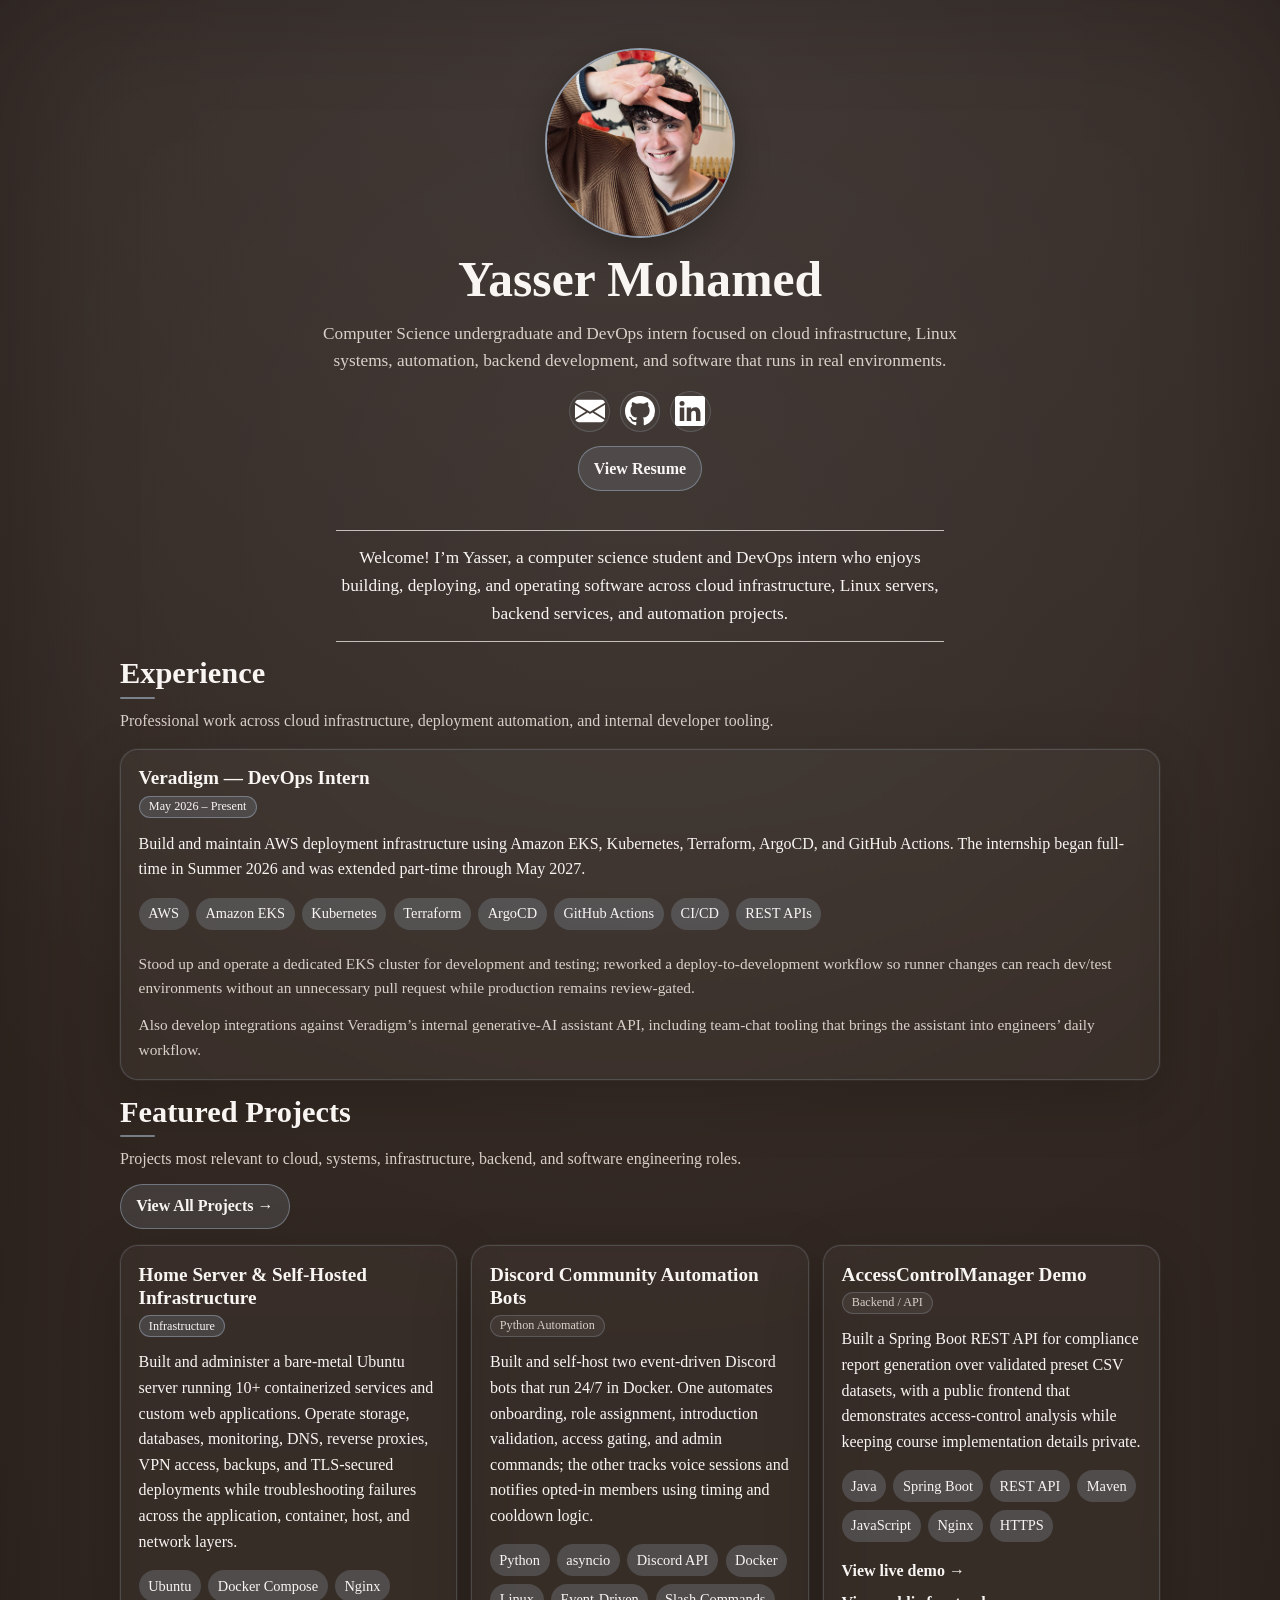
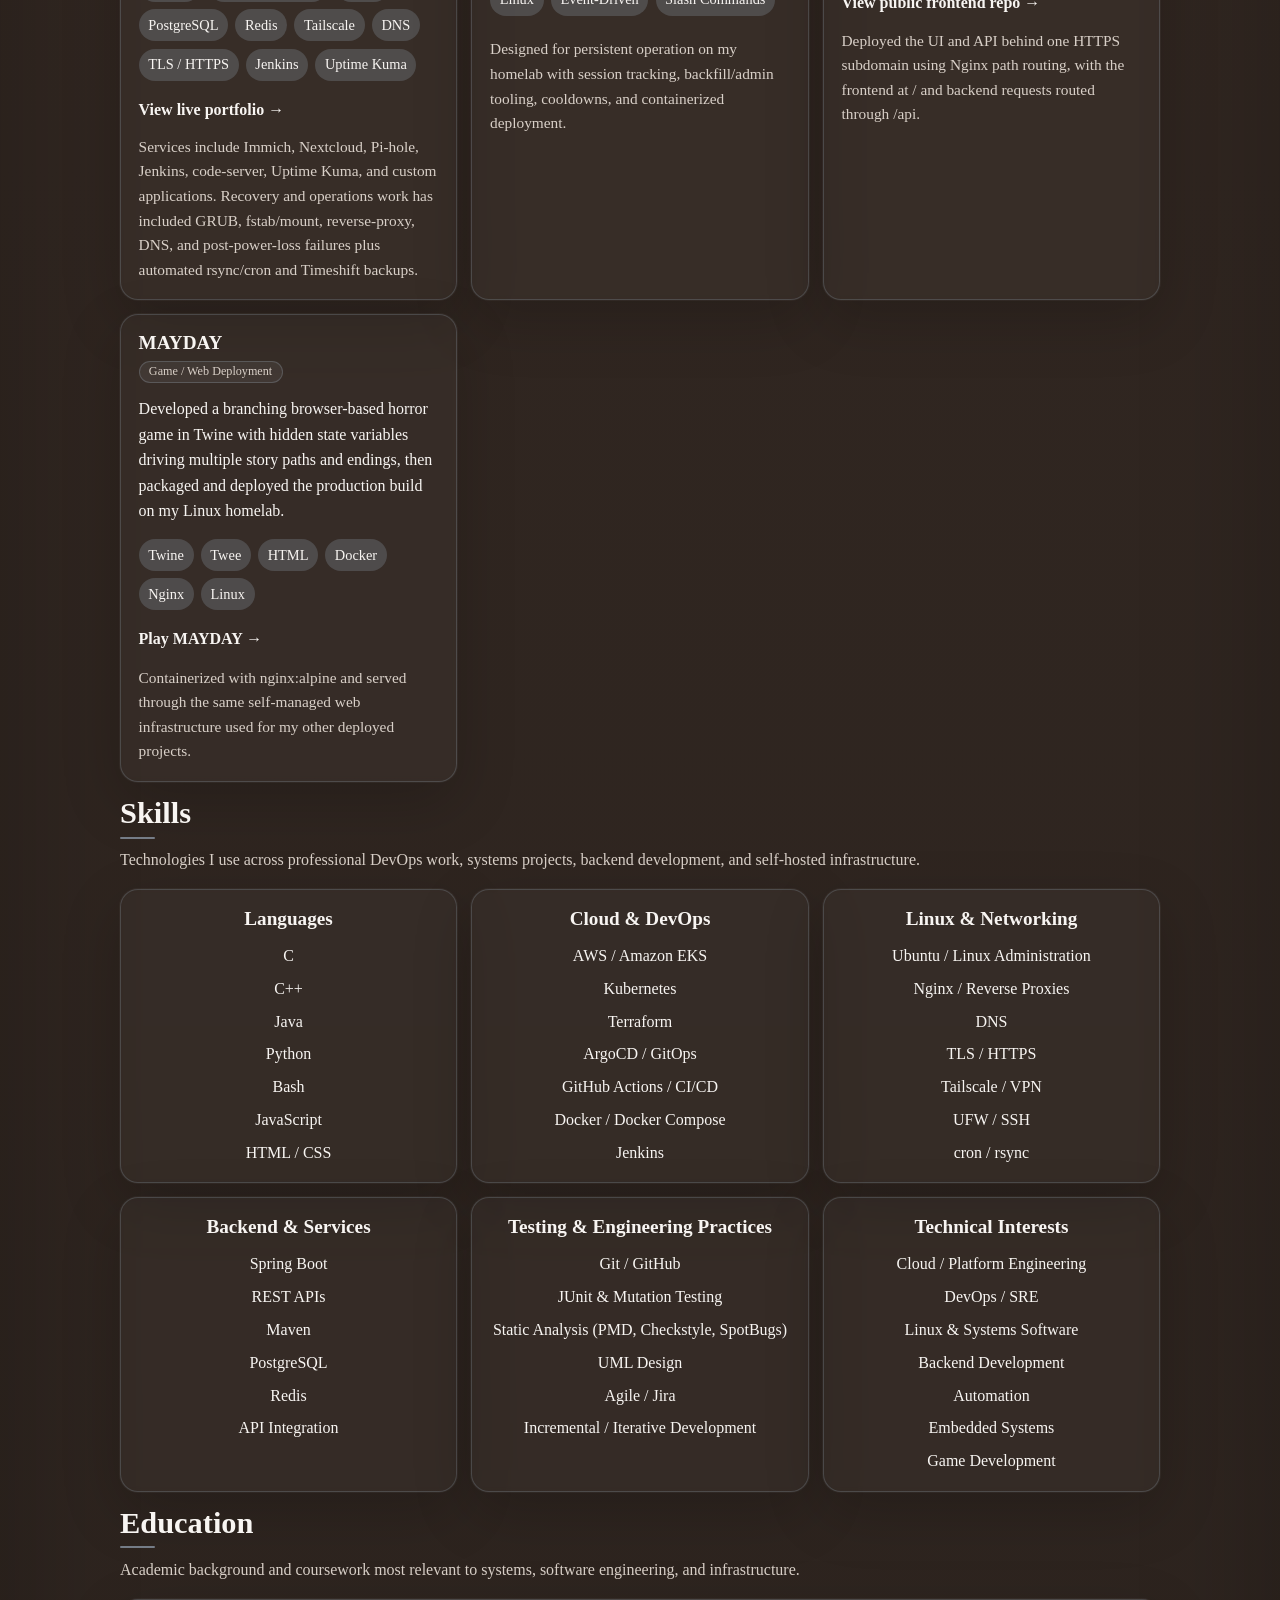
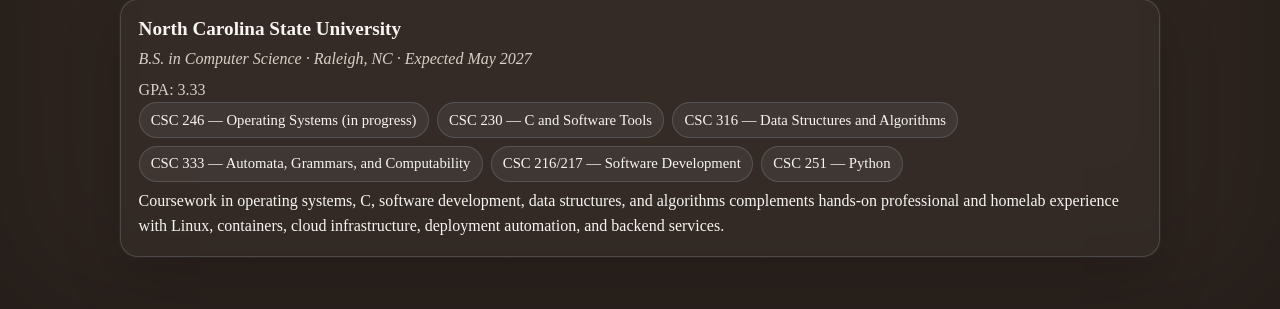
<file: index.html>
<!DOCTYPE html>
<html lang="en">
  <head>
    <meta charset="UTF-8" />
    <meta name="viewport" content="width=device-width, initial-scale=1.0" />
    <title>Yasser Mohamed | Portfolio</title>
    <link rel="stylesheet" href="css/styles.css" />

    <style>
      .hero__actions {
        display: flex;
        justify-content: center;
        margin-top: 0.9rem;
      }

      .portfolio-cta {
        display: inline-flex;
        align-items: center;
        justify-content: center;
        width: fit-content;
        padding: 0.55rem 0.95rem;
        border: 1px solid rgba(189, 213, 239, 0.38);
        border-radius: 999px;
        background: rgba(189, 213, 239, 0.12);
        color: var(--text);
        font-weight: 600;
        transition:
          transform 0.16s ease,
          border-color 0.16s ease,
          background 0.16s ease;
      }

      .portfolio-cta:hover {
        transform: translateY(-1px);
        border-color: rgba(189, 213, 239, 0.62);
        background: rgba(189, 213, 239, 0.18);
        color: var(--text);
      }

      .section-link--cta {
        margin-top: 0.75rem !important;
      }
    </style>
    <script src="js/script.js" defer></script>
  </head>
  <body>
    <div class="page-shell">
      <header class="hero">
        <div class="hero__content">
          <img
            class="hero__photo"
            src="assets/images/CoverPhoto.png"
            alt="Portrait of Yasser Mohamed"
            width="200"
            height="200"
          />
          <h1>Yasser Mohamed</h1>

          <p class="hero__tagline">
            Computer Science undergraduate and DevOps intern focused on cloud
            infrastructure, Linux systems, automation, backend development, and
            software that runs in real environments.
          </p>
          <div class="icons" aria-label="Social links">
            <a href="mailto:fxassermohamed@gmail.com" aria-label="Email">
              <img
                src="assets/icons/envelope-fill.svg"
                alt=""
                width="30"
                height="30"
              />
            </a>
            <a
              href="https://github.com/fxasser"
              aria-label="GitHub"
              target="_blank"
              rel="noopener noreferrer"
            >
              <img
                src="assets/icons/github.svg"
                alt=""
                width="30"
                height="30"
              />
            </a>
            <a
              href="https://www.linkedin.com/in/fxasser/"
              aria-label="LinkedIn"
              target="_blank"
              rel="noopener noreferrer"
            >
              <img
                src="assets/icons/linkedin.svg"
                alt=""
                width="30"
                height="30"
              />
            </a>
          </div>
          <div class="hero__actions">
            <a
              class="portfolio-cta"
              href="assets/Yasser-Mohamed-Resume.pdf"
              target="_blank"
              rel="noopener noreferrer"
            >
              View Resume
            </a>
          </div>
        </div>
      </header>

      <main class="main-content">
        <section class="section intro">
          <div class="section__inner narrow">
            <hr class="section-rule" />
            <p class="intro-text">
              Welcome! I’m Yasser, a computer science student and DevOps intern
              who enjoys building, deploying, and operating software across
              cloud infrastructure, Linux servers, backend services, and
              automation projects.
            </p>
            <hr class="section-rule" />
          </div>
        </section>

        <section class="section">
          <div class="section__inner">
            <div class="section-heading">
              <h2>Experience</h2>
              <p>
                Professional work across cloud infrastructure, deployment
                automation, and internal developer tooling.
              </p>
            </div>

            <div class="card-grid">
              <article class="card project-card">
                <div class="card__top">
                  <h3>Veradigm — DevOps Intern</h3>
                  <span class="badge badge--featured">May 2026 – Present</span>
                </div>
                <p>
                  Build and maintain AWS deployment infrastructure using Amazon
                  EKS, Kubernetes, Terraform, ArgoCD, and GitHub Actions. The
                  internship began full-time in Summer 2026 and was extended
                  part-time through May 2027.
                </p>
                <ul class="tag-list" aria-label="Internship technologies">
                  <li>AWS</li>
                  <li>Amazon EKS</li>
                  <li>Kubernetes</li>
                  <li>Terraform</li>
                  <li>ArgoCD</li>
                  <li>GitHub Actions</li>
                  <li>CI/CD</li>
                  <li>REST APIs</li>
                </ul>
                <div class="card__links">
                  <p class="note">
                    Stood up and operate a dedicated EKS cluster for development
                    and testing; reworked a deploy-to-development workflow so
                    runner changes can reach dev/test environments without an
                    unnecessary pull request while production remains
                    review-gated.
                  </p>
                  <p class="note">
                    Also develop integrations against Veradigm’s internal
                    generative-AI assistant API, including team-chat tooling
                    that brings the assistant into engineers’ daily workflow.
                  </p>
                </div>
              </article>
            </div>
          </div>
        </section>

        <section class="section">
          <div class="section__inner">
            <div class="section-heading">
              <h2>Featured Projects</h2>
              <p>
                Projects most relevant to cloud, systems, infrastructure,
                backend, and software engineering roles.
              </p>
              <p class="section-link section-link--cta">
                <a class="portfolio-cta" href="projects.html">
                  View All Projects →
                </a>
              </p>
            </div>

            <div class="card-grid">
              <article class="card project-card">
                <div class="card__top">
                  <h3>Home Server &amp; Self-Hosted Infrastructure</h3>
                  <span class="badge badge--featured">Infrastructure</span>
                </div>
                <p>
                  Built and administer a bare-metal Ubuntu server running 10+
                  containerized services and custom web applications. Operate
                  storage, databases, monitoring, DNS, reverse proxies, VPN
                  access, backups, and TLS-secured deployments while
                  troubleshooting failures across the application, container,
                  host, and network layers.
                </p>
                <ul class="tag-list" aria-label="Project technologies">
                  <li>Ubuntu</li>
                  <li>Docker Compose</li>
                  <li>Nginx</li>
                  <li>PostgreSQL</li>
                  <li>Redis</li>
                  <li>Tailscale</li>
                  <li>DNS</li>
                  <li>TLS / HTTPS</li>
                  <li>Jenkins</li>
                  <li>Uptime Kuma</li>
                </ul>
                <div class="card__links">
                  <a
                    href="https://fxasser.com"
                    target="_blank"
                    rel="noopener noreferrer"
                  >
                    View live portfolio →
                  </a>
                  <p class="note">
                    Services include Immich, Nextcloud, Pi-hole, Jenkins,
                    code-server, Uptime Kuma, and custom applications. Recovery
                    and operations work has included GRUB, fstab/mount,
                    reverse-proxy, DNS, and post-power-loss failures plus
                    automated rsync/cron and Timeshift backups.
                  </p>
                </div>
              </article>

              <article class="card project-card">
                <div class="card__top">
                  <h3>Discord Community Automation Bots</h3>
                  <span class="badge">Python Automation</span>
                </div>
                <p>
                  Built and self-host two event-driven Discord bots that run
                  24/7 in Docker. One automates onboarding, role assignment,
                  introduction validation, access gating, and admin commands;
                  the other tracks voice sessions and notifies opted-in members
                  using timing and cooldown logic.
                </p>
                <ul class="tag-list" aria-label="Project technologies">
                  <li>Python</li>
                  <li>asyncio</li>
                  <li>Discord API</li>
                  <li>Docker</li>
                  <li>Linux</li>
                  <li>Event-Driven</li>
                  <li>Slash Commands</li>
                </ul>
                <div class="card__links">
                  <p class="note">
                    Designed for persistent operation on my homelab with
                    session tracking, backfill/admin tooling, cooldowns, and
                    containerized deployment.
                  </p>
                </div>
              </article>

              <article class="card project-card">
                <div class="card__top">
                  <h3>AccessControlManager Demo</h3>
                  <span class="badge">Backend / API</span>
                </div>
                <p>
                  Built a Spring Boot REST API for compliance report generation
                  over validated preset CSV datasets, with a public frontend
                  that demonstrates access-control analysis while keeping
                  course implementation details private.
                </p>
                <ul class="tag-list" aria-label="Project technologies">
                  <li>Java</li>
                  <li>Spring Boot</li>
                  <li>REST API</li>
                  <li>Maven</li>
                  <li>JavaScript</li>
                  <li>Nginx</li>
                  <li>HTTPS</li>
                </ul>
                <div class="card__links">
                  <a
                    href="https://accesscontrolmanager.fxasser.com/"
                    target="_blank"
                    rel="noopener noreferrer"
                  >
                    View live demo →
                  </a>
                  <a
                    href="https://github.com/fxasser/accesscontrolmanager-demo-frontend"
                    target="_blank"
                    rel="noopener noreferrer"
                  >
                    View public frontend repo →
                  </a>
                  <p class="note">
                    Deployed the UI and API behind one HTTPS subdomain using
                    Nginx path routing, with the frontend at / and backend
                    requests routed through /api.
                  </p>
                </div>
              </article>

              <article class="card project-card">
                <div class="card__top">
                  <h3>MAYDAY</h3>
                  <span class="badge">Game / Web Deployment</span>
                </div>
                <p>
                  Developed a branching browser-based horror game in Twine with
                  hidden state variables driving multiple story paths and
                  endings, then packaged and deployed the production build on
                  my Linux homelab.
                </p>
                <ul class="tag-list" aria-label="Project technologies">
                  <li>Twine</li>
                  <li>Twee</li>
                  <li>HTML</li>
                  <li>Docker</li>
                  <li>Nginx</li>
                  <li>Linux</li>
                </ul>
                <div class="card__links">
                  <a
                    href="https://mayday.fxasser.com"
                    target="_blank"
                    rel="noopener noreferrer"
                  >
                    Play MAYDAY →
                  </a>
                  <p class="note">
                    Containerized with nginx:alpine and served through the same
                    self-managed web infrastructure used for my other deployed
                    projects.
                  </p>
                </div>
              </article>
            </div>
          </div>
        </section>

        <section class="section">
          <div class="section__inner">
            <div class="section-heading">
              <h2>Skills</h2>
              <p>
                Technologies I use across professional DevOps work, systems
                projects, backend development, and self-hosted infrastructure.
              </p>
            </div>

            <div class="card-grid skills-grid">
              <article class="card skill-card">
                <h3>Languages</h3>
                <div class="skill-lines">
                  <p>C</p>
                  <p>C++</p>
                  <p>Java</p>
                  <p>Python</p>
                  <p>Bash</p>
                  <p>JavaScript</p>
                  <p>HTML / CSS</p>
                </div>
              </article>

              <article class="card skill-card">
                <h3>Cloud &amp; DevOps</h3>
                <div class="skill-lines">
                  <p>AWS / Amazon EKS</p>
                  <p>Kubernetes</p>
                  <p>Terraform</p>
                  <p>ArgoCD / GitOps</p>
                  <p>GitHub Actions / CI/CD</p>
                  <p>Docker / Docker Compose</p>
                  <p>Jenkins</p>
                </div>
              </article>

              <article class="card skill-card">
                <h3>Linux &amp; Networking</h3>
                <div class="skill-lines">
                  <p>Ubuntu / Linux Administration</p>
                  <p>Nginx / Reverse Proxies</p>
                  <p>DNS</p>
                  <p>TLS / HTTPS</p>
                  <p>Tailscale / VPN</p>
                  <p>UFW / SSH</p>
                  <p>cron / rsync</p>
                </div>
              </article>

              <article class="card skill-card">
                <h3>Backend &amp; Services</h3>
                <div class="skill-lines">
                  <p>Spring Boot</p>
                  <p>REST APIs</p>
                  <p>Maven</p>
                  <p>PostgreSQL</p>
                  <p>Redis</p>
                  <p>API Integration</p>
                </div>
              </article>

              <article class="card skill-card">
                <h3>Testing &amp; Engineering Practices</h3>
                <div class="skill-lines">
                  <p>Git / GitHub</p>
                  <p>JUnit &amp; Mutation Testing</p>
                  <p>Static Analysis (PMD, Checkstyle, SpotBugs)</p>
                  <p>UML Design</p>
                  <p>Agile / Jira</p>
                  <p>Incremental / Iterative Development</p>
                </div>
              </article>

              <article class="card skill-card">
                <h3>Technical Interests</h3>
                <div class="skill-lines">
                  <p>Cloud / Platform Engineering</p>
                  <p>DevOps / SRE</p>
                  <p>Linux &amp; Systems Software</p>
                  <p>Backend Development</p>
                  <p>Automation</p>
                  <p>Embedded Systems</p>
                  <p>Game Development</p>
                </div>
              </article>
            </div>
          </div>
        </section>

        <section class="section">
          <div class="section__inner">
            <div class="section-heading">
              <h2>Education</h2>
              <p>
                Academic background and coursework most relevant to systems,
                software engineering, and infrastructure.
              </p>
            </div>

            <article class="card education-card">
              <h3>North Carolina State University</h3>
              <p class="education-subtitle">
                B.S. in Computer Science · Raleigh, NC · Expected May 2027
              </p>

              <p class="education-meta">
                GPA: 3.33
              </p>

              <div class="course-tags" aria-label="Relevant coursework">
                <span>CSC 246 — Operating Systems (in progress)</span>
                <span>CSC 230 — C and Software Tools</span>
                <span>CSC 316 — Data Structures and Algorithms</span>
                <span>CSC 333 — Automata, Grammars, and Computability</span>
                <span>CSC 216/217 — Software Development</span>
                <span>CSC 251 — Python</span>
              </div>

              <p class="education-note">
                Coursework in operating systems, C, software development, data
                structures, and algorithms complements hands-on professional
                and homelab experience with Linux, containers, cloud
                infrastructure, deployment automation, and backend services.
              </p>
            </article>
          </div>
        </section>
      </main>
    </div>
  </body>
</html>
</file>
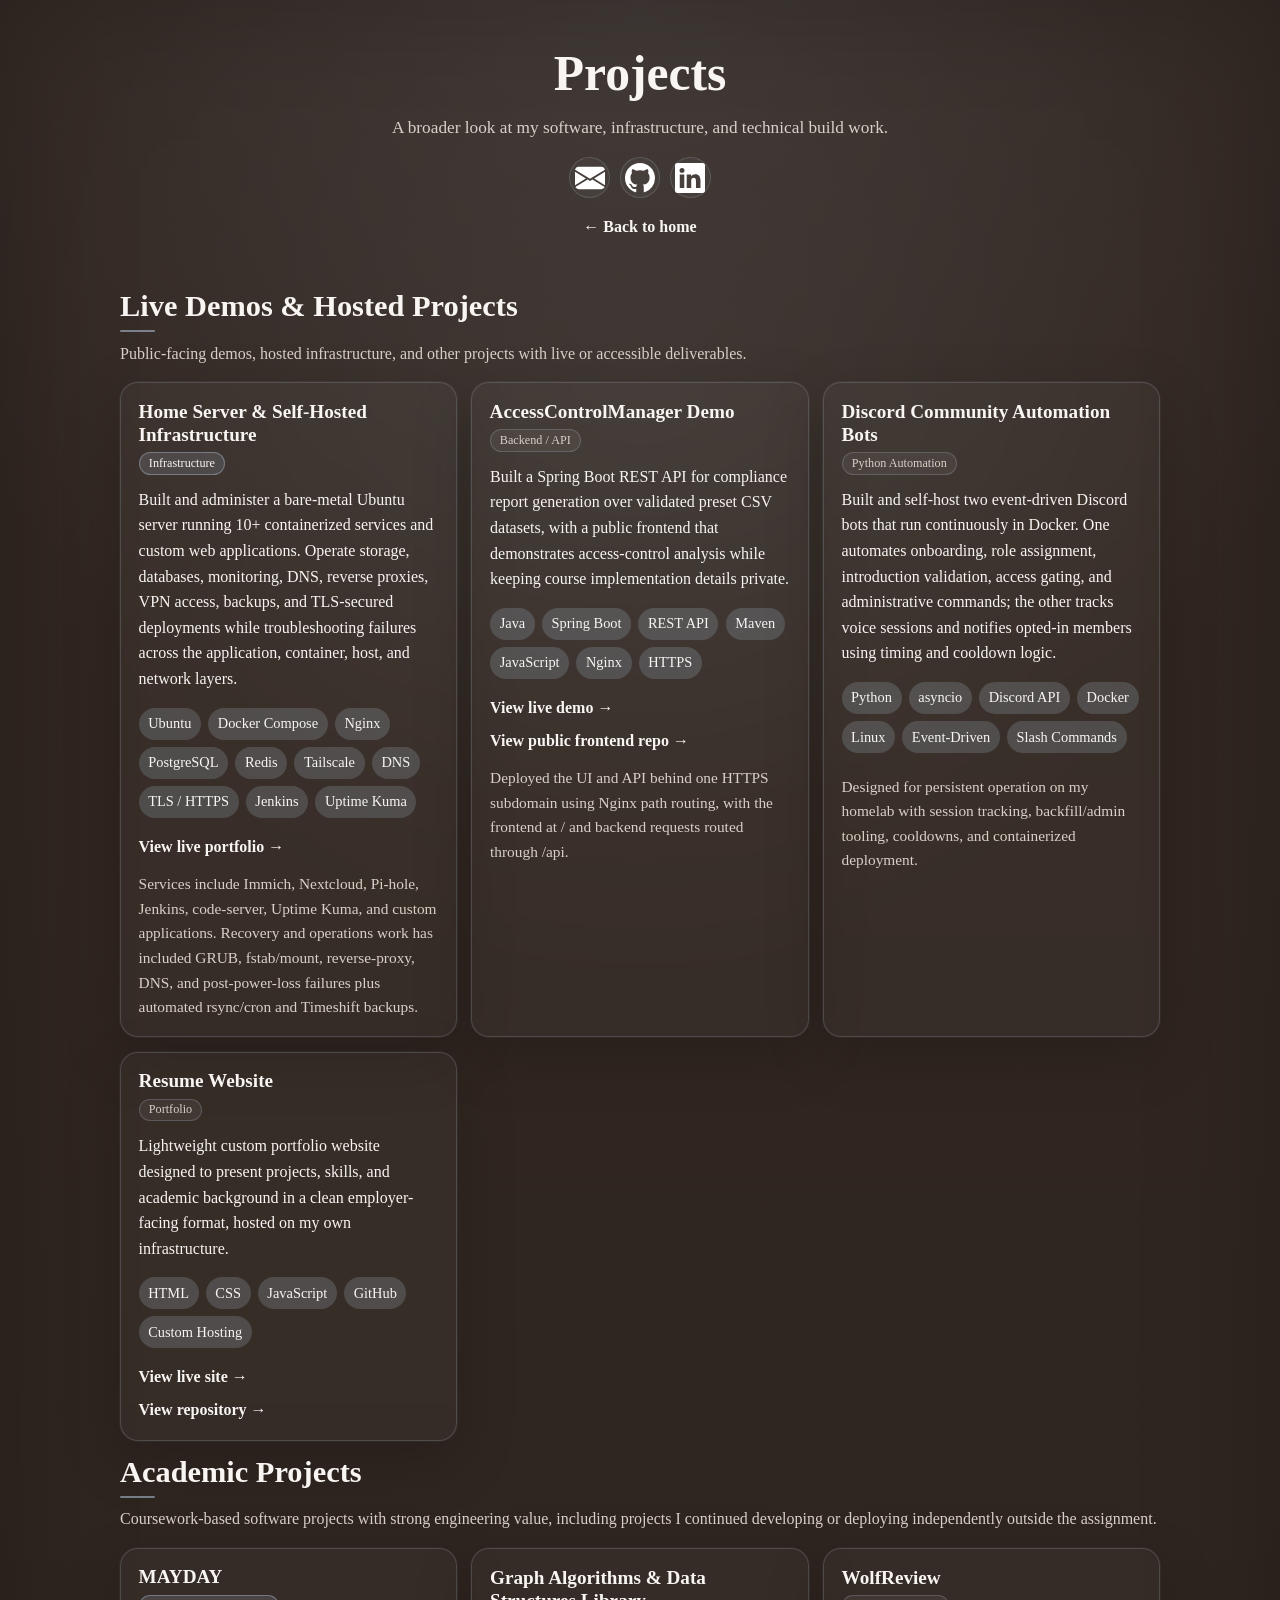
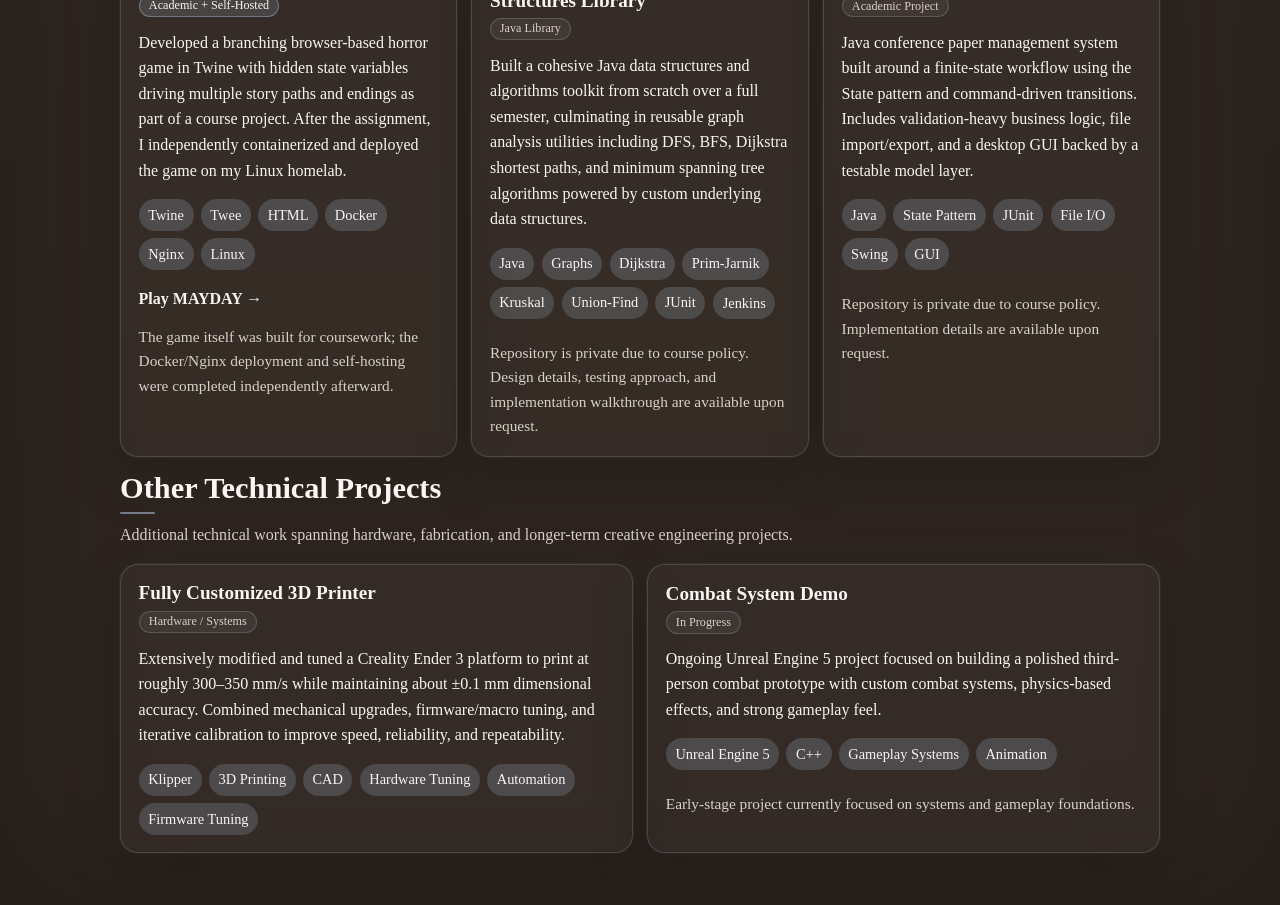
<file: projects.html>
<!DOCTYPE html>
<html lang="en">
  <head>
    <meta charset="UTF-8" />
    <meta name="viewport" content="width=device-width, initial-scale=1.0" />
    <title>Projects | Yasser Mohamed</title>
    <link rel="stylesheet" href="css/styles.css" />
    <script src="js/script.js" defer></script>
  </head>
  <body>
    <div class="page-shell">
      <header class="hero hero--subpage">
        <div class="hero__content">
          <h1>Projects</h1>
          <p class="hero__tagline">
            A broader look at my software, infrastructure, and technical build
            work.
          </p>

          <div class="icons" aria-label="Social links">
            <a href="mailto:fxassermohamed@gmail.com" aria-label="Email">
              <img
                src="assets/icons/envelope-fill.svg"
                alt=""
                width="30"
                height="30"
              />
            </a>

            <a
              href="https://github.com/fxasser"
              aria-label="GitHub"
              target="_blank"
              rel="noopener noreferrer"
            >
              <img
                src="assets/icons/github.svg"
                alt=""
                width="30"
                height="30"
              />
            </a>

            <a
              href="https://www.linkedin.com/in/fxasser/"
              aria-label="LinkedIn"
              target="_blank"
              rel="noopener noreferrer"
            >
              <img
                src="assets/icons/linkedin.svg"
                alt=""
                width="30"
                height="30"
              />
            </a>
          </div>

          <p class="subpage-backlink">
            <a href="index.html">← Back to home</a>
          </p>
        </div>
      </header>

      <main class="main-content">
        <section class="section">
          <div class="section__inner">
            <div class="section-heading">
              <h2>Live Demos &amp; Hosted Projects</h2>
              <p>
                Public-facing demos, hosted infrastructure, and other projects
                with live or accessible deliverables.
              </p>
            </div>

            <div class="card-grid">
              <article class="card project-card">
                <div class="card__top">
                  <h3>Home Server &amp; Self-Hosted Infrastructure</h3>
                  <span class="badge badge--featured">Infrastructure</span>
                </div>

                <p>
                  Built and administer a bare-metal Ubuntu server running 10+
                  containerized services and custom web applications. Operate
                  storage, databases, monitoring, DNS, reverse proxies, VPN
                  access, backups, and TLS-secured deployments while
                  troubleshooting failures across the application, container,
                  host, and network layers.
                </p>

                <ul class="tag-list" aria-label="Project technologies">
                  <li>Ubuntu</li>
                  <li>Docker Compose</li>
                  <li>Nginx</li>
                  <li>PostgreSQL</li>
                  <li>Redis</li>
                  <li>Tailscale</li>
                  <li>DNS</li>
                  <li>TLS / HTTPS</li>
                  <li>Jenkins</li>
                  <li>Uptime Kuma</li>
                </ul>

                <div class="card__links">
                  <a
                    href="https://fxasser.com"
                    target="_blank"
                    rel="noopener noreferrer"
                  >
                    View live portfolio →
                  </a>

                  <p class="note">
                    Services include Immich, Nextcloud, Pi-hole, Jenkins,
                    code-server, Uptime Kuma, and custom applications. Recovery
                    and operations work has included GRUB, fstab/mount,
                    reverse-proxy, DNS, and post-power-loss failures plus
                    automated rsync/cron and Timeshift backups.
                  </p>
                </div>
              </article>

              <article class="card project-card">
                <div class="card__top">
                  <h3>AccessControlManager Demo</h3>
                  <span class="badge">Backend / API</span>
                </div>

                <p>
                  Built a Spring Boot REST API for compliance report generation
                  over validated preset CSV datasets, with a public frontend
                  that demonstrates access-control analysis while keeping
                  course implementation details private.
                </p>

                <ul class="tag-list" aria-label="Project technologies">
                  <li>Java</li>
                  <li>Spring Boot</li>
                  <li>REST API</li>
                  <li>Maven</li>
                  <li>JavaScript</li>
                  <li>Nginx</li>
                  <li>HTTPS</li>
                </ul>

                <div class="card__links">
                  <a
                    href="https://accesscontrolmanager.fxasser.com/"
                    target="_blank"
                    rel="noopener noreferrer"
                  >
                    View live demo →
                  </a>

                  <a
                    href="https://github.com/fxasser/accesscontrolmanager-demo-frontend"
                    target="_blank"
                    rel="noopener noreferrer"
                  >
                    View public frontend repo →
                  </a>

                  <p class="note">
                    Deployed the UI and API behind one HTTPS subdomain using
                    Nginx path routing, with the frontend at / and backend
                    requests routed through /api.
                  </p>
                </div>
              </article>

              <article class="card project-card">
                <div class="card__top">
                  <h3>Discord Community Automation Bots</h3>
                  <span class="badge">Python Automation</span>
                </div>

                <p>
                  Built and self-host two event-driven Discord bots that run
                  continuously in Docker. One automates onboarding, role
                  assignment, introduction validation, access gating, and
                  administrative commands; the other tracks voice sessions and
                  notifies opted-in members using timing and cooldown logic.
                </p>

                <ul class="tag-list" aria-label="Project technologies">
                  <li>Python</li>
                  <li>asyncio</li>
                  <li>Discord API</li>
                  <li>Docker</li>
                  <li>Linux</li>
                  <li>Event-Driven</li>
                  <li>Slash Commands</li>
                </ul>

                <div class="card__links">
                  <p class="note">
                    Designed for persistent operation on my homelab with
                    session tracking, backfill/admin tooling, cooldowns, and
                    containerized deployment.
                  </p>
                </div>
              </article>

              <article class="card project-card">
                <div class="card__top">
                  <h3>Resume Website</h3>
                  <span class="badge">Portfolio</span>
                </div>

                <p>
                  Lightweight custom portfolio website designed to present
                  projects, skills, and academic background in a clean
                  employer-facing format, hosted on my own infrastructure.
                </p>

                <ul class="tag-list" aria-label="Project technologies">
                  <li>HTML</li>
                  <li>CSS</li>
                  <li>JavaScript</li>
                  <li>GitHub</li>
                  <li>Custom Hosting</li>
                </ul>

                <div class="card__links">
                  <a href="index.html">View live site →</a>

                  <a
                    href="https://github.com/fxasser/Resume-website"
                    target="_blank"
                    rel="noopener noreferrer"
                  >
                    View repository →
                  </a>
                </div>
              </article>
            </div>
          </div>
        </section>

        <section class="section">
          <div class="section__inner">
            <div class="section-heading">
              <h2>Academic Projects</h2>
              <p>
                Coursework-based software projects with strong engineering
                value, including projects I continued developing or deploying
                independently outside the assignment.
              </p>
            </div>

            <div class="card-grid">
              <article class="card project-card">
                <div class="card__top">
                  <h3>MAYDAY</h3>
                  <span class="badge badge--featured">
                    Academic + Self-Hosted
                  </span>
                </div>

                <p>
                  Developed a branching browser-based horror game in Twine with
                  hidden state variables driving multiple story paths and
                  endings as part of a course project. After the assignment, I
                  independently containerized and deployed the game on my Linux
                  homelab.
                </p>

                <ul class="tag-list" aria-label="Project technologies">
                  <li>Twine</li>
                  <li>Twee</li>
                  <li>HTML</li>
                  <li>Docker</li>
                  <li>Nginx</li>
                  <li>Linux</li>
                </ul>

                <div class="card__links">
                  <a
                    href="https://mayday.fxasser.com"
                    target="_blank"
                    rel="noopener noreferrer"
                  >
                    Play MAYDAY →
                  </a>

                  <p class="note">
                    The game itself was built for coursework; the Docker/Nginx
                    deployment and self-hosting were completed independently
                    afterward.
                  </p>
                </div>
              </article>

              <article class="card project-card">
                <div class="card__top">
                  <h3>Graph Algorithms &amp; Data Structures Library</h3>
                  <span class="badge">Java Library</span>
                </div>

                <p>
                  Built a cohesive Java data structures and algorithms toolkit
                  from scratch over a full semester, culminating in reusable
                  graph analysis utilities including DFS, BFS, Dijkstra
                  shortest paths, and minimum spanning tree algorithms powered
                  by custom underlying data structures.
                </p>

                <ul class="tag-list" aria-label="Project technologies">
                  <li>Java</li>
                  <li>Graphs</li>
                  <li>Dijkstra</li>
                  <li>Prim-Jarnik</li>
                  <li>Kruskal</li>
                  <li>Union-Find</li>
                  <li>JUnit</li>
                  <li>Jenkins</li>
                </ul>

                <div class="card__links">
                  <p class="note">
                    Repository is private due to course policy. Design details,
                    testing approach, and implementation walkthrough are
                    available upon request.
                  </p>
                </div>
              </article>

              <article class="card project-card">
                <div class="card__top">
                  <h3>WolfReview</h3>
                  <span class="badge">Academic Project</span>
                </div>

                <p>
                  Java conference paper management system built around a
                  finite-state workflow using the State pattern and
                  command-driven transitions. Includes validation-heavy
                  business logic, file import/export, and a desktop GUI backed
                  by a testable model layer.
                </p>

                <ul class="tag-list" aria-label="Project technologies">
                  <li>Java</li>
                  <li>State Pattern</li>
                  <li>JUnit</li>
                  <li>File I/O</li>
                  <li>Swing</li>
                  <li>GUI</li>
                </ul>

                <div class="card__links">
                  <p class="note">
                    Repository is private due to course policy. Implementation
                    details are available upon request.
                  </p>
                </div>
              </article>
            </div>
          </div>
        </section>

        <section class="section">
          <div class="section__inner">
            <div class="section-heading">
              <h2>Other Technical Projects</h2>
              <p>
                Additional technical work spanning hardware, fabrication, and
                longer-term creative engineering projects.
              </p>
            </div>

            <div class="card-grid">
              <article class="card project-card">
                <div class="card__top">
                  <h3>Fully Customized 3D Printer</h3>
                  <span class="badge">Hardware / Systems</span>
                </div>

                <p>
                  Extensively modified and tuned a Creality Ender 3 platform to
                  print at roughly 300–350 mm/s while maintaining about ±0.1 mm
                  dimensional accuracy. Combined mechanical upgrades,
                  firmware/macro tuning, and iterative calibration to improve
                  speed, reliability, and repeatability.
                </p>

                <ul class="tag-list" aria-label="Project technologies">
                  <li>Klipper</li>
                  <li>3D Printing</li>
                  <li>CAD</li>
                  <li>Hardware Tuning</li>
                  <li>Automation</li>
                  <li>Firmware Tuning</li>
                </ul>
              </article>

              <article class="card project-card">
                <div class="card__top">
                  <h3>Combat System Demo</h3>
                  <span class="badge">In Progress</span>
                </div>

                <p>
                  Ongoing Unreal Engine 5 project focused on building a polished
                  third-person combat prototype with custom combat systems,
                  physics-based effects, and strong gameplay feel.
                </p>

                <ul class="tag-list" aria-label="Project technologies">
                  <li>Unreal Engine 5</li>
                  <li>C++</li>
                  <li>Gameplay Systems</li>
                  <li>Animation</li>
                </ul>

                <div class="card__links">
                  <p class="note">
                    Early-stage project currently focused on systems and
                    gameplay foundations.
                  </p>
                </div>
              </article>
            </div>
          </div>
        </section>
      </main>
    </div>
  </body>
</html>
</file>
<file: css/styles.css>
/* ===== Theme / Base ===== */
:root {
  --bg: #2d241f;
  --bg-soft: #352a24;
  --panel: rgba(255, 255, 255, 0.035);
  --panel-strong: rgba(255, 255, 255, 0.06);
  --text: #f8f5f2;
  --muted: #d9d0c8;
  --accent: #bdd5ef;
  --accent-soft: rgba(189, 213, 239, 0.18);
  --link: #f8f5f2;
  --shadow-soft:
    0 0 0 1px rgba(255, 255, 255, 0.04),
    0 20px 60px rgba(0, 0, 0, 0.18);
}

* {
  box-sizing: border-box;
}

html {
  scroll-behavior: smooth;
}

body {
  margin: 0;
  color: var(--text);
  font-family: Garamond, serif;
  line-height: 1.6;
  background:
    radial-gradient(circle at top, rgba(189, 213, 239, 0.08), transparent 32%),
    radial-gradient(circle at 50% 15%, rgba(255, 255, 255, 0.04), transparent 28%),
    linear-gradient(180deg, #332822 0%, #2d241f 100%);
}

a {
  color: var(--link);
  text-decoration: none;
}

a:hover {
  color: var(--accent);
}

img {
  max-width: 100%;
  display: block;
}

/* Soft edge vignette for depth */
.page-shell {
  min-height: 100vh;
  box-shadow: inset 0 0 140px rgba(0, 0, 0, 0.22);
}

/* ===== Hero ===== */
.hero {
  padding: 3rem 1.25rem 1.5rem;
}

.hero__content {
  max-width: 760px;
  margin: 0 auto;
  text-align: center;
}

.hero__photo {
  width: 190px;
  height: 190px;
  margin: 0 auto 1rem;
  border-radius: 50%;
  object-fit: cover;
  border: 2px solid rgba(189, 213, 239, 0.65);
  box-shadow: 0 10px 35px rgba(0, 0, 0, 0.28);
}

.hero h1 {
  margin: 0;
  font-size: clamp(2.2rem, 4vw, 3.1rem);
  line-height: 1.05;
}

.hero__tagline {
  max-width: 42rem;
  margin: 0.85rem auto 0;
  color: var(--muted);
  font-size: 1.08rem;
}

/* ===== Social Icons ===== */
.icons {
  display: flex;
  justify-content: center;
  align-items: center;
  gap: 0.6rem;
  margin: 1rem auto 0;
}

.icons a {
  display: inline-flex;
  align-items: center;
  justify-content: center;
  width: 2.55rem;
  height: 2.55rem;
  border-radius: 999px;
  background: var(--panel);
  border: 1px solid rgba(189, 213, 239, 0.18);
  transition:
    transform 0.16s ease,
    border-color 0.16s ease,
    background 0.16s ease;
}

.icons a:hover {
  transform: translateY(-1px);
  border-color: rgba(189, 213, 239, 0.4);
  background: var(--panel-strong);
}

/* ===== Main Layout ===== */
.main-content {
  padding: 0 1.25rem 3.25rem;
}

.section {
  margin-top: 0.9rem;
}

.section__inner {
  max-width: 1040px;
  margin: 0 auto;
}

.section__inner.narrow {
  max-width: 76ch;
}

.section-heading {
  margin-bottom: 1rem;
}

.section-heading h2 {
  margin: 0;
  font-size: 1.9rem;
  line-height: 1.15;
  position: relative;
  display: inline-block;
  padding-bottom: 0.2rem;
}

.section-heading h2::after {
  content: "";
  display: block;
  width: 2.2rem;
  height: 2px;
  margin-top: 0.35rem;
  background: rgba(189, 213, 239, 0.5);
  border-radius: 999px;
}

.section-heading p {
  margin: 0.35rem 0 0;
  color: var(--muted);
  font-size: 1rem;
}

/* Intro blurb between the horizontal rules */
.intro-text {
  margin: 0;
  text-align: center;
  font-size: 1.08rem;
  color: var(--text);
}

.section-rule {
  margin: 0.85rem auto;
  border: 0;
  border-top: 1px solid rgba(248, 245, 242, 0.72);
}

/* ===== Shared Cards ===== */
.card-grid {
  display: grid;
  gap: 0.9rem;
  grid-template-columns: repeat(auto-fit, minmax(320px, 1fr));
}

.card-grid.two-up {
  grid-template-columns: repeat(auto-fit, minmax(300px, 1fr));
}

.card {
  background: var(--panel);
  border: 1px solid rgba(189, 213, 239, 0.18);
  border-radius: 18px;
  padding: 1.05rem 1.1rem;
  box-shadow: var(--shadow-soft);
  backdrop-filter: blur(2px);
}

.card h3 {
  margin: 0 0 0.45rem;
  font-size: 1.2rem;
  line-height: 1.22;
}

.card p {
  margin: 0.35rem 0 0;
}

/* Top area for project title + badge */
.card__top {
  display: flex;
  flex-direction: column;
  align-items: flex-start;
  gap: 0.4rem;
  margin-bottom: 0.75rem;
}

.card__top h3 {
  margin: 0;
  line-height: 1.2;
}

/* Card links */
.card__links {
  margin-top: 1rem;
  display: flex;
  flex-direction: column;
  gap: 0.45rem;
}

.card__links a {
  font-weight: 600;
  width: fit-content;
}

.card__links a:hover {
  text-decoration: underline;
  text-underline-offset: 3px;
}

/* ===== Project Cards ===== */
.project-card {
  transition:
    transform 0.16s ease,
    border-color 0.16s ease,
    box-shadow 0.16s ease,
    background 0.16s ease;
}

.project-card:hover {
  transform: translateY(-2px);
  border-color: rgba(189, 213, 239, 0.3);
  box-shadow: 0 14px 30px rgba(0, 0, 0, 0.18);
  background: rgba(255, 255, 255, 0.045);
}

/* Pills for project status/type */
.badge {
  display: inline-flex;
  align-items: center;
  justify-content: center;
  padding: 0.22rem 0.58rem;
  border-radius: 999px;
  background: rgba(255, 255, 255, 0.06);
  border: 1px solid rgba(189, 213, 239, 0.2);
  color: var(--muted);
  font-size: 0.76rem;
  line-height: 1.1;
  white-space: nowrap;
}

.badge--featured {
  color: var(--text);
  background: rgba(189, 213, 239, 0.14);
  border-color: rgba(189, 213, 239, 0.35);
}

/* Tech tags under project descriptions */
.tag-list {
  display: flex;
  flex-wrap: wrap;
  gap: 0.45rem;
  padding: 0;
  margin: 1rem 0 0;
  list-style: none;
}

.tag-list li {
  padding: 0.28rem 0.6rem;
  border-radius: 999px;
  background: var(--accent-soft);
  color: var(--text);
  font-size: 0.9rem;
}

.note {
  color: var(--muted);
  font-size: 0.96rem;
}

/* ===== Skills ===== */
.skills-grid {
  grid-template-columns: repeat(auto-fit, minmax(320px, 1fr));
}

.skill-card {
  text-align: center;
  transition:
    transform 0.18s ease,
    border-color 0.18s ease,
    background 0.18s ease,
    box-shadow 0.18s ease;
}

.skill-card:hover {
  transform: translateY(-1px);
  border-color: rgba(189, 213, 239, 0.3);
  background: rgba(255, 255, 255, 0.048);
  box-shadow:
    0 0 0 1px rgba(255, 255, 255, 0.05),
    0 12px 26px rgba(0, 0, 0, 0.14);
}

.skill-card h3 {
  margin-bottom: 0.8rem;
}

.skill-lines {
  display: flex;
  flex-direction: column;
  gap: 0.45rem;
}

.skill-lines p {
  margin: 0;
}

/* ===== Education ===== */
.education-card {
  text-align: left;
  transition:
    transform 0.18s ease,
    border-color 0.18s ease,
    background 0.18s ease,
    box-shadow 0.18s ease;
}

.education-card:hover {
  transform: translateY(-1px);
  border-color: rgba(189, 213, 239, 0.28);
  background: rgba(255, 255, 255, 0.045);
  box-shadow:
    0 0 0 1px rgba(255, 255, 255, 0.05),
    0 12px 26px rgba(0, 0, 0, 0.13);
}

.education-card h3 {
  margin-bottom: 0.35rem;
}

.education-subtitle {
  color: var(--muted);
  font-style: italic;
  margin: 0 0 0.35rem 0;
}

.education-meta {
  margin: 0 0 1rem 0;
  color: var(--muted);
}

.education-block {
  margin-top: 1rem;
}

.education-block h4 {
  margin: 0 0 0.65rem 0;
  font-size: 1.02rem;
}

.course-tags {
  display: flex;
  flex-wrap: wrap;
  gap: 0.5rem;
}

.course-tags span {
  display: inline-block;
  padding: 0.32rem 0.7rem;
  border-radius: 999px;
  background: rgba(255, 255, 255, 0.06);
  border: 1px solid rgba(189, 213, 239, 0.18);
  color: var(--text);
  font-size: 0.92rem;
}

.education-note {
  margin-top: 1rem;
}

/* ===== Responsive ===== */
@media (max-width: 640px) {
  .hero {
    padding-top: 2.5rem;
  }

  .hero__photo {
    width: 170px;
    height: 170px;
  }
}

/* ===== Subpage Hero ===== */
.hero--subpage {
  padding-bottom: 1.2rem;
}

.subpage-backlink {
  margin-top: 1rem;
}

.subpage-backlink a {
  font-weight: 600;
}
</file>
